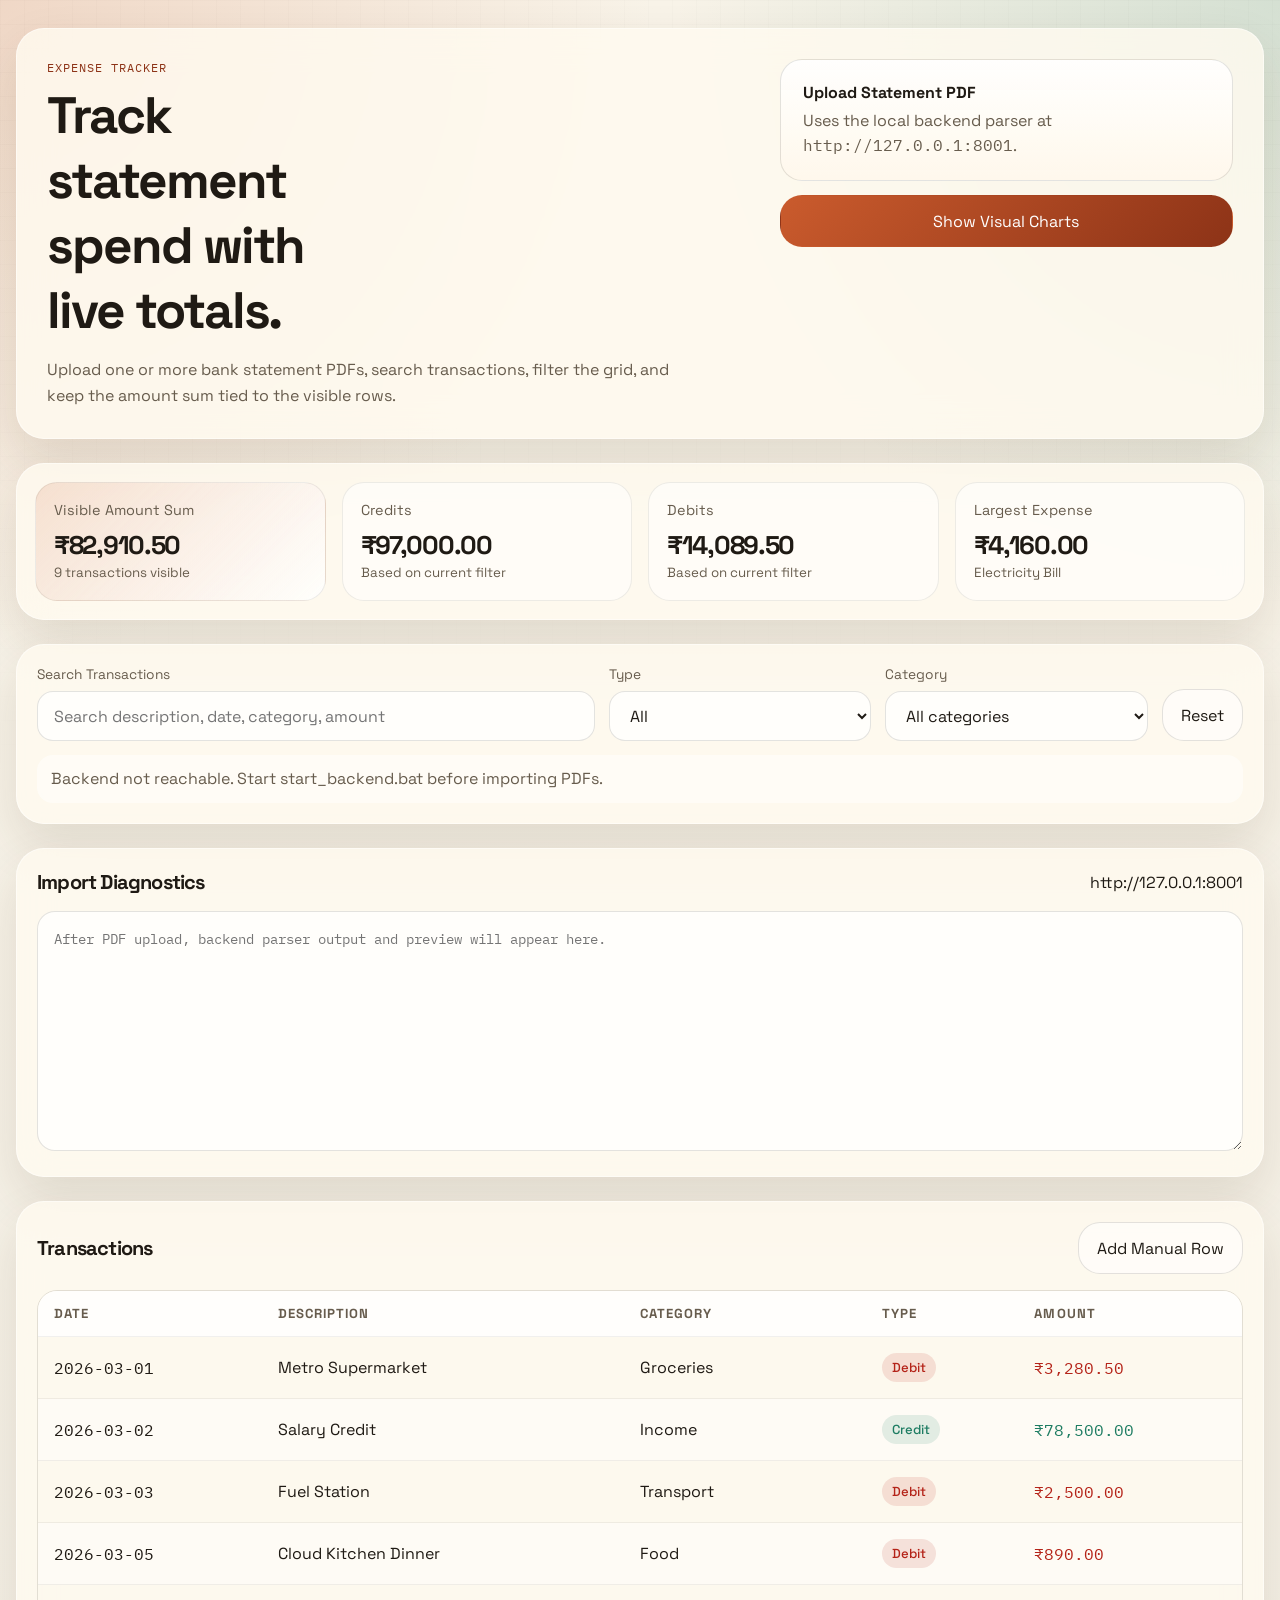
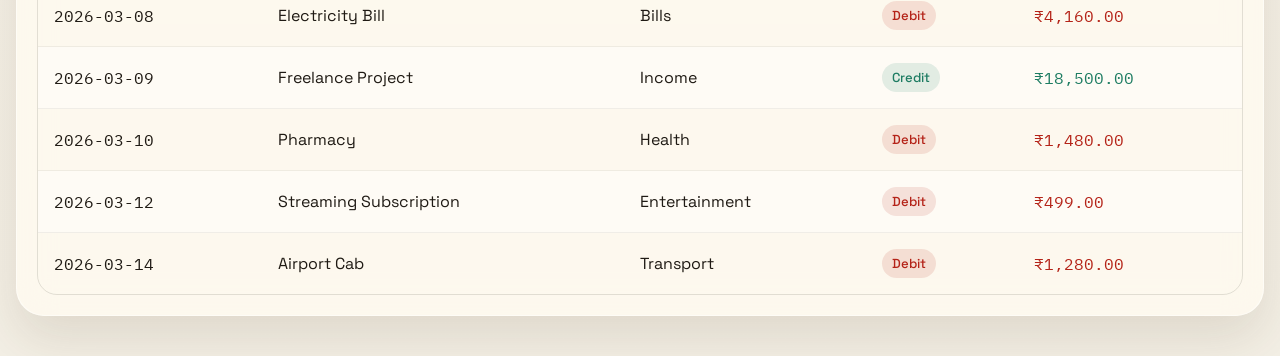
<file: frontend/index.html>
<!DOCTYPE html>
<html lang="en">
<head>
  <meta charset="UTF-8">
  <meta name="viewport" content="width=device-width, initial-scale=1.0">
  <title>Expense Tracker</title>
  <link rel="preconnect" href="https://fonts.googleapis.com">
  <link rel="preconnect" href="https://fonts.gstatic.com" crossorigin>
  <link href="https://fonts.googleapis.com/css2?family=Space+Grotesk:wght@400;500;700&family=IBM+Plex+Mono:wght@400;500&display=swap" rel="stylesheet">
  <link rel="stylesheet" href="styles.css">
</head>
<body data-page="tracker">
  <div class="shell">
    <header class="hero">
      <div>
        <p class="eyebrow">Expense Tracker</p>
        <h1>Track statement spend with live totals.</h1>
        <p class="hero-copy">Upload one or more bank statement PDFs, search transactions, filter the grid, and keep the amount sum tied to the visible rows.</p>
      </div>
      <div class="hero-actions">
        <label class="upload-card">
          <input id="pdfUpload" type="file" accept=".pdf,application/pdf" multiple>
          <span class="upload-title">Upload Statement PDF</span>
          <span class="upload-copy">Uses the local backend parser at <span class="mono">http://127.0.0.1:8001</span>.</span>
        </label>
        <button id="showCharts" class="primary-button" type="button">Show Visual Charts</button>
      </div>
    </header>

    <main class="dashboard">
      <section class="panel stats-panel">
        <div class="stat-card accent">
          <span class="stat-label">Visible Amount Sum</span>
          <strong id="visibleTotal" class="stat-value">Rs. 0.00</strong>
          <small id="visibleCount">0 transactions visible</small>
        </div>
        <div class="stat-card">
          <span class="stat-label">Credits</span>
          <strong id="creditTotal" class="stat-value">Rs. 0.00</strong>
          <small>Based on current filter</small>
        </div>
        <div class="stat-card">
          <span class="stat-label">Debits</span>
          <strong id="debitTotal" class="stat-value">Rs. 0.00</strong>
          <small>Based on current filter</small>
        </div>
        <div class="stat-card">
          <span class="stat-label">Largest Expense</span>
          <strong id="largestExpense" class="stat-value">Rs. 0.00</strong>
          <small id="largestExpenseLabel">No debit selected</small>
        </div>
      </section>

      <section class="panel controls-panel">
        <div class="toolbar">
          <label class="field field-search">
            <span>Search Transactions</span>
            <input id="searchInput" type="search" placeholder="Search description, date, category, amount">
          </label>
          <label class="field">
            <span>Type</span>
            <select id="typeFilter">
              <option value="all">All</option>
              <option value="debit">Debit</option>
              <option value="credit">Credit</option>
            </select>
          </label>
          <label class="field">
            <span>Category</span>
            <select id="categoryFilter">
              <option value="all">All categories</option>
            </select>
          </label>
          <button id="resetFilters" class="ghost-button" type="button">Reset</button>
        </div>
        <div class="status-row">
          <p id="importStatus">Loaded with sample transactions. Start the local backend before importing PDFs.</p>
        </div>
      </section>

      <section class="panel import-panel">
        <div class="table-header">
          <h2>Import Diagnostics</h2>
          <span id="importMeta">No file processed yet</span>
        </div>
        <textarea id="importPreview" class="import-preview" readonly placeholder="After PDF upload, backend parser output and preview will appear here."></textarea>
      </section>

      <section class="panel table-panel">
        <div class="table-header">
          <h2>Transactions</h2>
          <button id="addRow" class="ghost-button" type="button">Add Manual Row</button>
        </div>
        <div class="table-wrap">
          <table>
            <thead>
              <tr>
                <th>Date</th>
                <th>Description</th>
                <th>Category</th>
                <th>Type</th>
                <th>Amount</th>
              </tr>
            </thead>
            <tbody id="transactionBody"></tbody>
          </table>
        </div>
      </section>
    </main>
  </div>

  <template id="emptyStateTemplate">
    <tr>
      <td colspan="5" class="empty-state">No transactions match the current filter.</td>
    </tr>
  </template>

  <script src="script.js"></script>
</body>
</html>
</file>
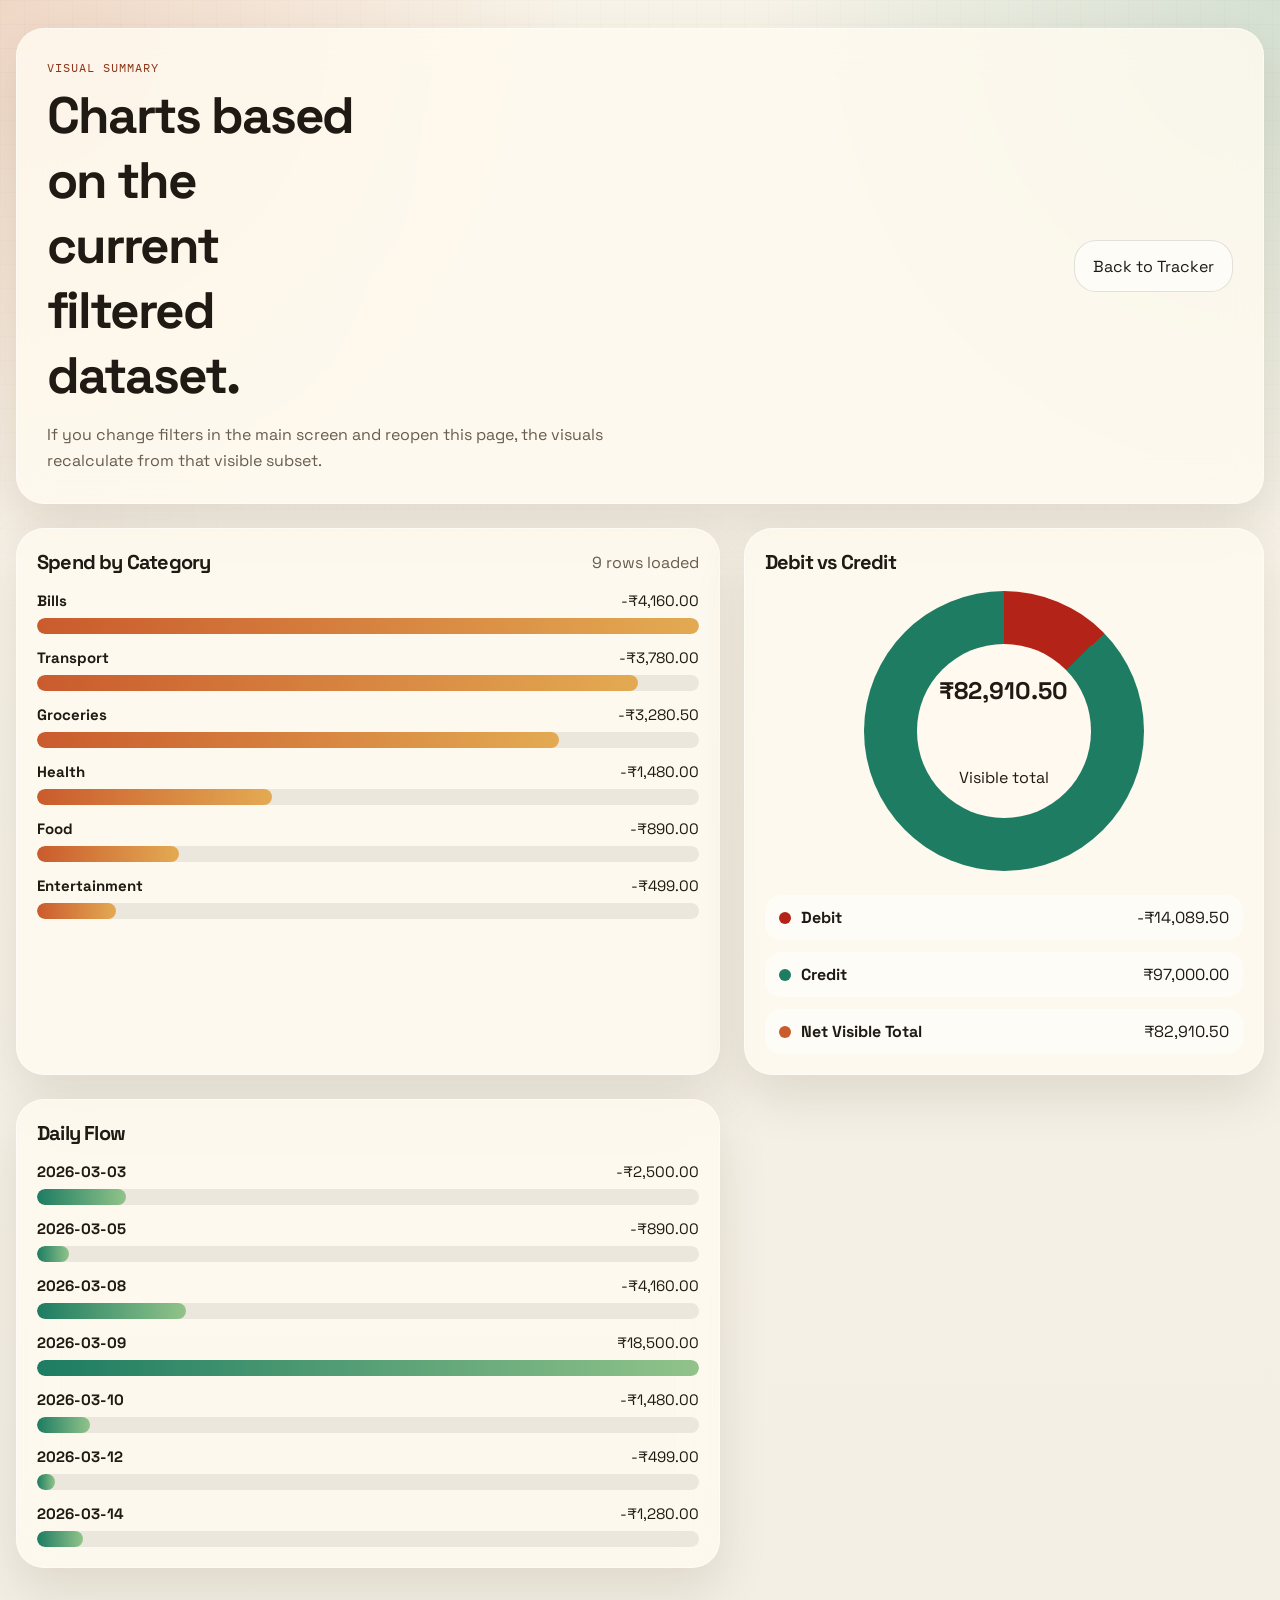
<file: frontend/charts.html>
<!DOCTYPE html>
<html lang="en">
<head>
  <meta charset="UTF-8">
  <meta name="viewport" content="width=device-width, initial-scale=1.0">
  <title>Expense Tracker Charts</title>
  <link rel="preconnect" href="https://fonts.googleapis.com">
  <link rel="preconnect" href="https://fonts.gstatic.com" crossorigin>
  <link href="https://fonts.googleapis.com/css2?family=Space+Grotesk:wght@400;500;700&family=IBM+Plex+Mono:wght@400;500&display=swap" rel="stylesheet">
  <link rel="stylesheet" href="styles.css">
</head>
<body data-page="charts">
  <div class="shell">
    <header class="hero compact">
      <div>
        <p class="eyebrow">Visual Summary</p>
        <h1>Charts based on the current filtered dataset.</h1>
        <p class="hero-copy">If you change filters in the main screen and reopen this page, the visuals recalculate from that visible subset.</p>
      </div>
      <div class="hero-actions">
        <a class="ghost-button anchor-button" href="./index.html">Back to Tracker</a>
      </div>
    </header>

    <main class="dashboard charts-layout">
      <section class="panel chart-panel">
        <div class="chart-head">
          <h2>Spend by Category</h2>
          <span id="chartSummary">0 rows loaded</span>
        </div>
        <div id="categoryBars" class="bar-chart"></div>
      </section>

      <section class="panel split-panel">
        <div>
          <div class="chart-head">
            <h2>Debit vs Credit</h2>
          </div>
          <div id="typeDonut" class="donut-chart">
            <div class="donut-hole">
              <strong id="donutCenter">Rs. 0</strong>
              <span>Visible total</span>
            </div>
          </div>
        </div>
        <div id="chartLegend" class="chart-legend"></div>
      </section>

      <section class="panel chart-panel">
        <div class="chart-head">
          <h2>Daily Flow</h2>
        </div>
        <div id="dailyBars" class="bar-chart small"></div>
      </section>
    </main>
  </div>

  <script src="charts.js"></script>
</body>
</html>
</file>
<file: frontend/styles.css>
:root {
  --bg: #f3efe5;
  --bg-strong: #e6ddca;
  --surface: rgba(255, 250, 240, 0.82);
  --surface-strong: #fff9ef;
  --ink: #1f1a14;
  --muted: #675c4d;
  --line: rgba(31, 26, 20, 0.12);
  --accent: #ca5b2d;
  --accent-deep: #8d3317;
  --credit: #1d7c62;
  --debit: #b42318;
  --shadow: 0 22px 50px rgba(71, 48, 18, 0.12);
}

* {
  box-sizing: border-box;
}

body {
  margin: 0;
  min-height: 100vh;
  font-family: "Space Grotesk", sans-serif;
  color: var(--ink);
  background:
    radial-gradient(circle at top left, rgba(202, 91, 45, 0.18), transparent 28%),
    radial-gradient(circle at top right, rgba(29, 124, 98, 0.16), transparent 26%),
    linear-gradient(180deg, #f8f3e8 0%, var(--bg) 100%);
}

body::before {
  content: "";
  position: fixed;
  inset: 0;
  pointer-events: none;
  background-image: linear-gradient(rgba(31, 26, 20, 0.03) 1px, transparent 1px), linear-gradient(90deg, rgba(31, 26, 20, 0.03) 1px, transparent 1px);
  background-size: 24px 24px;
  mask-image: linear-gradient(180deg, rgba(0, 0, 0, 0.4), transparent);
}

.shell {
  width: min(1280px, calc(100% - 32px));
  margin: 0 auto;
  padding: 28px 0 40px;
}

.hero,
.panel {
  overflow: hidden;
  border: 1px solid rgba(255, 255, 255, 0.5);
  border-radius: 28px;
  background: var(--surface);
  box-shadow: var(--shadow);
  backdrop-filter: blur(18px);
}

.hero {
  display: grid;
  grid-template-columns: 1.4fr 0.9fr;
  gap: 28px;
  padding: 30px;
  margin-bottom: 24px;
}

.hero.compact {
  grid-template-columns: 1fr auto;
  align-items: center;
}

.eyebrow {
  margin: 0 0 8px;
  font-family: "IBM Plex Mono", monospace;
  font-size: 0.78rem;
  letter-spacing: 0.08em;
  text-transform: uppercase;
  color: var(--accent-deep);
}

h1, h2 {
  margin: 0;
  font-weight: 700;
  letter-spacing: -0.04em;
}

h1 {
  font-size: clamp(2rem, 4vw, 3.7rem);
  max-width: 10ch;
}

h2 {
  font-size: 1.25rem;
}

.hero-copy,
.status-row p,
.field span,
.stat-card small,
.chart-head span {
  color: var(--muted);
}

.hero-copy {
  margin: 14px 0 0;
  max-width: 64ch;
  line-height: 1.6;
}

.hero-actions {
  display: grid;
  gap: 14px;
  align-content: start;
}

.upload-card,
.primary-button,
.ghost-button,
.anchor-button {
  border-radius: 22px;
  border: 1px solid var(--line);
}

.upload-card {
  display: grid;
  gap: 6px;
  padding: 22px;
  background: linear-gradient(180deg, rgba(255, 255, 255, 0.9), rgba(255, 248, 236, 0.88));
  cursor: pointer;
}

.upload-card input {
  display: none;
}

.upload-title {
  font-weight: 700;
}

.upload-copy {
  color: var(--muted);
  line-height: 1.5;
}

.primary-button,
.ghost-button,
.anchor-button {
  display: inline-flex;
  align-items: center;
  justify-content: center;
  min-height: 52px;
  padding: 0 18px;
  font: inherit;
  text-decoration: none;
  cursor: pointer;
}

.primary-button {
  background: linear-gradient(135deg, var(--accent), var(--accent-deep));
  color: white;
  border-color: transparent;
}

.ghost-button,
.anchor-button {
  background: rgba(255, 255, 255, 0.6);
  color: var(--ink);
}

.dashboard {
  display: grid;
  gap: 24px;
}

.stats-panel {
  display: grid;
  grid-template-columns: repeat(4, 1fr);
  gap: 16px;
  padding: 18px;
}

.stat-card {
  padding: 18px;
  border-radius: 22px;
  background: rgba(255, 255, 255, 0.54);
  border: 1px solid rgba(31, 26, 20, 0.08);
}

.stat-card.accent {
  background: linear-gradient(135deg, rgba(202, 91, 45, 0.15), rgba(255, 255, 255, 0.82));
}

.stat-label {
  display: block;
  margin-bottom: 10px;
  font-size: 0.9rem;
  color: var(--muted);
}

.stat-value {
  display: block;
  font-size: clamp(1.45rem, 2vw, 2.2rem);
  letter-spacing: -0.05em;
}

.controls-panel,
.table-panel,
.chart-panel,
.split-panel {
  padding: 20px;
}

.toolbar {
  display: grid;
  grid-template-columns: minmax(240px, 1.7fr) repeat(2, minmax(170px, 0.8fr)) auto;
  gap: 14px;
  align-items: end;
}

.field {
  display: grid;
  gap: 8px;
}

.field span {
  font-size: 0.86rem;
}

input,
select {
  width: 100%;
  min-height: 50px;
  padding: 0 16px;
  border-radius: 16px;
  border: 1px solid var(--line);
  background: rgba(255, 255, 255, 0.78);
  font: inherit;
  color: var(--ink);
}

.status-row {
  margin-top: 14px;
  padding: 12px 14px;
  border-radius: 16px;
  background: rgba(255, 255, 255, 0.5);
}

.status-row p {
  margin: 0;
  line-height: 1.5;
}

.table-header,
.chart-head {
  display: flex;
  align-items: center;
  justify-content: space-between;
  gap: 12px;
  margin-bottom: 16px;
}

.table-wrap {
  overflow: auto;
  border-radius: 20px;
  border: 1px solid var(--line);
}

table {
  width: 100%;
  border-collapse: collapse;
  min-width: 760px;
}

thead th {
  padding: 14px 16px;
  font-size: 0.82rem;
  text-transform: uppercase;
  letter-spacing: 0.08em;
  text-align: left;
  color: var(--muted);
  background: rgba(255, 255, 255, 0.82);
}

tbody td {
  padding: 16px;
  border-top: 1px solid rgba(31, 26, 20, 0.06);
}

tbody tr:nth-child(even) {
  background: rgba(255, 255, 255, 0.4);
}

.mono {
  font-family: "IBM Plex Mono", monospace;
}

.pill {
  display: inline-flex;
  align-items: center;
  padding: 6px 10px;
  border-radius: 999px;
  font-size: 0.82rem;
  font-weight: 500;
}

.pill.debit {
  background: rgba(180, 35, 24, 0.12);
  color: var(--debit);
}

.pill.credit {
  background: rgba(29, 124, 98, 0.12);
  color: var(--credit);
}

.amount.debit {
  color: var(--debit);
}

.amount.credit {
  color: var(--credit);
}

.empty-state {
  text-align: center;
  color: var(--muted);
  padding: 34px 16px;
}

.charts-layout {
  grid-template-columns: 1.15fr 0.85fr;
}

.split-panel {
  display: grid;
  gap: 24px;
  align-content: start;
}

.bar-chart {
  display: grid;
  gap: 14px;
}

.bar-row {
  display: grid;
  gap: 8px;
}

.bar-meta {
  display: flex;
  justify-content: space-between;
  gap: 12px;
  font-size: 0.94rem;
}

.bar-track {
  overflow: hidden;
  height: 16px;
  border-radius: 999px;
  background: rgba(31, 26, 20, 0.08);
}

.bar-fill {
  height: 100%;
  border-radius: inherit;
  background: linear-gradient(90deg, var(--accent), #e3aa52);
}

.bar-chart.small .bar-fill {
  background: linear-gradient(90deg, var(--credit), #91c38a);
}

.donut-chart {
  --angle: 0deg;
  display: grid;
  place-items: center;
  width: min(280px, 100%);
  aspect-ratio: 1;
  margin: 6px auto 0;
  border-radius: 50%;
  background: conic-gradient(var(--debit) 0deg var(--angle), var(--credit) var(--angle) 360deg);
}

.donut-hole {
  display: grid;
  place-items: center;
  width: 62%;
  aspect-ratio: 1;
  border-radius: 50%;
  background: var(--surface-strong);
  text-align: center;
}

.donut-hole strong {
  font-size: 1.5rem;
}

.chart-legend {
  display: grid;
  gap: 12px;
}

.legend-row {
  display: flex;
  align-items: center;
  justify-content: space-between;
  gap: 12px;
  padding: 12px 14px;
  border-radius: 16px;
  background: rgba(255, 255, 255, 0.5);
}

.legend-label {
  display: inline-flex;
  align-items: center;
  gap: 10px;
}

.legend-swatch {
  width: 12px;
  height: 12px;
  border-radius: 50%;
}

@media (max-width: 980px) {
  .hero,
  .hero.compact,
  .stats-panel,
  .charts-layout,
  .toolbar {
    grid-template-columns: 1fr;
  }

  .shell {
    width: min(100% - 20px, 1280px);
  }
}

.import-panel {
  padding: 20px;
}

.import-preview {
  width: 100%;
  min-height: 240px;
  padding: 16px;
  border-radius: 18px;
  border: 1px solid var(--line);
  background: rgba(255, 255, 255, 0.72);
  color: var(--ink);
  resize: vertical;
  font: 0.9rem/1.5 "IBM Plex Mono", monospace;
}
</file>
